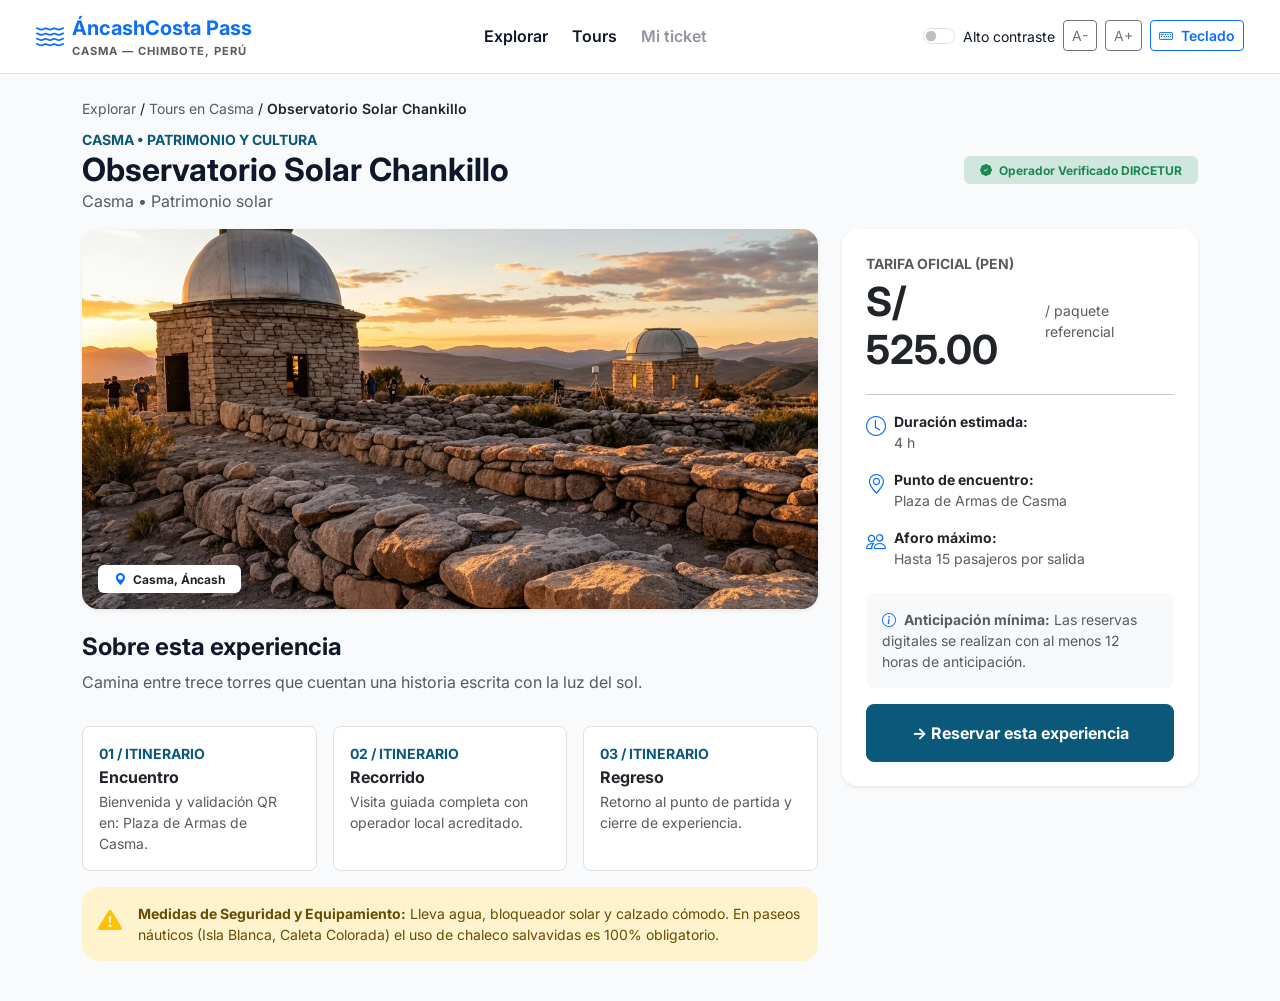
<file: detalle-tour.html>
<!DOCTYPE html>
<html lang="es">
<head>
  <meta charset="UTF-8">
  <meta name="viewport" content="width=device-width, initial-scale=1.0">
  <title>Detalle de Experiencia | ÁncashCosta Pass</title>
  <link href="https://cdn.jsdelivr.net/npm/bootstrap@5.3.3/dist/css/bootstrap.min.css" rel="stylesheet">
  <link href="https://cdn.jsdelivr.net/npm/bootstrap-icons@1.11.3/font/bootstrap-icons.min.css" rel="stylesheet">
  <link href="https://fonts.googleapis.com/css2?family=Inter:wght@400;500;600;700&display=swap" rel="stylesheet">
  <link rel="stylesheet" href="css/accessibility.css">
  <link rel="stylesheet" href="css/styles.css">
</head>
<body>
  <!-- Barra Superior del Turista -->
  <header class="navbar navbar-expand-lg bg-white border-bottom sticky-top px-4 py-2">
    <div class="container-fluid">
      <a class="navbar-brand fw-bold text-primary d-flex align-items-center gap-2" href="index.html">
        <i class="bi bi-water fs-3"></i>
        <div>
          ÁncashCosta Pass
          <small class="d-block text-muted" style="font-size: 0.7rem; letter-spacing: 1px;">CASMA — CHIMBOTE, PERÚ</small>
        </div>
      </a>

      <!-- 3 opciones para el Turista -->
      <nav aria-label="Navegación del turista" class="d-flex gap-4 my-2 my-lg-0">
        <a href="index.html" class="nav-link fw-semibold">Explorar</a>
        <a href="tours.html" class="nav-link fw-semibold">Tours</a>
        <a href="ticket.html" id="navMiTicket" class="nav-link fw-semibold">Mi ticket</a>
      </nav>

      <div class="d-flex align-items-center gap-3">
        <!-- Controles de Accesibilidad -->
        <div class="d-flex align-items-center gap-2" role="region" aria-label="Herramientas de accesibilidad">
          <div class="form-check form-switch mb-0">
            <input class="form-check-input" type="checkbox" id="contrastToggle">
            <label class="form-check-label small" for="contrastToggle">Alto contraste</label>
          </div>
          <button id="fontDecrease" class="btn btn-outline-secondary btn-sm">A-</button>
          <button id="fontIncrease" class="btn btn-outline-secondary btn-sm">A+</button>
        </div>
        <!-- Acceso para operadores
        <a href="login-operador.html" class="btn btn-outline-primary btn-sm border-start ps-3">
          <i class="bi bi-briefcase me-1"></i> Zona de operadores
        </a>
        -->
      </div>
    </div>
  </header>

  <main class="container py-4">
    <!-- Breadcrumb dinámico -->
    <nav aria-label="Ruta de navegación" class="small mb-2">
      <a href="index.html" class="text-decoration-none text-muted">Explorar</a> /
      <a href="tours.html" class="text-decoration-none text-muted" id="breadcrumbDestino">Tours</a> /
      <span class="fw-semibold text-dark" id="breadcrumbTitulo">Cargando...</span>
    </nav>

    <div class="d-flex flex-wrap justify-content-between align-items-center mb-3">
      <div>
        <span class="text-uppercase small fw-bold text-brand" id="detalleCategoria">--</span>
        <h1 class="h2 fw-bold mb-0" id="detalleTitulo">Cargando experiencia...</h1>
        <p class="text-muted mb-0" id="detalleSubtitulo">--</p>
      </div>
      <span class="badge bg-success-subtle text-success px-3 py-2">
        <i class="bi bi-patch-check-fill me-1"></i> Operador Verificado DIRCETUR
      </span>
    </div>

    <div class="row g-4">
      <!-- Columna Izquierda: Foto + Itinerario + Seguridad -->
      <div class="col-lg-8">
        <div class="position-relative rounded-4 overflow-hidden shadow-sm mb-4">
          <img id="detalleImagen" src="" class="w-100" style="max-height: 380px; object-fit: cover;" alt="Imagen del atractivo turístico">
          <span class="badge bg-white text-dark position-absolute bottom-0 start-0 m-3 px-3 py-2 shadow-sm">
            <i class="bi bi-geo-alt-fill text-primary me-1"></i> <span id="detalleUbicacion">Áncash, Perú</span>
          </span>
        </div>

        <h2 class="h4 fw-bold">Sobre esta experiencia</h2>
        <p class="text-muted" id="detalleDescripcion">Cargando descripción...</p>

        <!-- Itinerario en 3 pasos -->
        <div class="row g-3 my-3">
          <div class="col-md-4">
            <div class="card p-3 border rounded-3 h-100 bg-white">
              <span class="small fw-bold text-brand">01 / ITINERARIO</span>
              <h3 class="h6 fw-bold mt-1 mb-1">Encuentro</h3>
              <p class="small text-muted mb-0" id="detalleItinerarioEncuentro">Bienvenida y validación de Ticket QR en el punto de encuentro.</p>
            </div>
          </div>
          <div class="col-md-4">
            <div class="card p-3 border rounded-3 h-100 bg-white">
              <span class="small fw-bold text-brand">02 / ITINERARIO</span>
              <h3 class="h6 fw-bold mt-1 mb-1">Recorrido</h3>
              <p class="small text-muted mb-0">Visita guiada completa con operador local acreditado.</p>
            </div>
          </div>
          <div class="col-md-4">
            <div class="card p-3 border rounded-3 h-100 bg-white">
              <span class="small fw-bold text-brand">03 / ITINERARIO</span>
              <h3 class="h6 fw-bold mt-1 mb-1">Regreso</h3>
              <p class="small text-muted mb-0">Retorno al punto de partida y cierre de experiencia.</p>
            </div>
          </div>
        </div>

        <!-- Aviso de Seguridad Obligatorio -->
        <div class="alert alert-warning border-0 rounded-4 d-flex gap-3 align-items-start mt-3">
          <i class="bi bi-exclamation-triangle-fill fs-4 text-warning"></i>
          <div class="small">
            <strong>Medidas de Seguridad y Equipamiento:</strong>
            Lleva agua, bloqueador solar y calzado cómodo. En paseos náuticos (Isla Blanca, Caleta Colorada) el uso de chaleco salvavidas es 100% obligatorio.
          </div>
        </div>
      </div>

      <!-- Columna Derecha: Tarjeta de Reserva Rápida -->
      <div class="col-lg-4">
        <div class="card border-0 shadow-sm rounded-4 p-4 sticky-top" style="top: 85px;">
          <span class="small text-uppercase fw-bold text-muted">Tarifa Oficial (PEN)</span>
          <div class="d-flex align-items-baseline gap-2 my-1">
            <span class="display-6 fw-bold text-dark" id="detallePrecio">S/ 0.00</span>
            <span class="text-muted small">/ paquete referencial</span>
          </div>

          <hr>

          <ul class="list-unstyled d-flex flex-column gap-3 small mb-4">
            <li class="d-flex gap-2">
              <i class="bi bi-clock text-primary fs-5"></i>
              <div><strong>Duración estimada:</strong><span class="d-block text-muted" id="detalleDuracion">--</span></div>
            </li>
            <li class="d-flex gap-2">
              <i class="bi bi-geo-alt text-primary fs-5"></i>
              <div><strong>Punto de encuentro:</strong><span class="d-block text-muted" id="detalleEncuentro">--</span></div>
            </li>
            <li class="d-flex gap-2">
              <i class="bi bi-people text-primary fs-5"></i>
              <div><strong>Aforo máximo:</strong><span class="d-block text-muted" id="detalleAforo">--</span></div>
            </li>
          </ul>

          <div class="bg-light p-3 rounded-3 small text-muted mb-3">
            <i class="bi bi-info-circle text-primary me-1"></i>
            <strong>Anticipación mínima:</strong> Las reservas digitales se realizan con al menos 12 horas de anticipación.
          </div>

          <a href="reserva.html" id="btnIrAReserva" class="btn btn-brand w-100 py-3 fw-bold rounded-3">
            → Reservar esta experiencia
          </a>
        </div>
      </div>
    </div>
  </main>

  <script src="js/accessibility.js"></script>
  <script src="js/db.js"></script>
  <script>
    document.addEventListener('DOMContentLoaded', async () => {
      await inicializarBaseDatos();
      const params = new URLSearchParams(window.location.search);
      const idTour = params.get('id') || 'TOUR-01';
      const tour = obtenerTourPorId(idTour);

      if (tour) {
        // Registra +1 vista en Web Analytics cada vez que un turista abre este tour
        registrarVisitaTour(tour.id);

        document.getElementById('breadcrumbDestino').textContent = `Tours en ${tour.destino}`;
        document.getElementById('breadcrumbTitulo').textContent = tour.titulo;
        document.getElementById('detalleCategoria').textContent = `${tour.destino} • ${tour.categoria}`;
        document.getElementById('detalleTitulo').textContent = tour.titulo;
        document.getElementById('detalleSubtitulo').textContent = tour.subtitulo;
        document.getElementById('detalleUbicacion').textContent = `${tour.destino}, Áncash`;
        document.getElementById('detalleDescripcion').textContent = tour.descripcion;
        document.getElementById('detalleItinerarioEncuentro').textContent = `Bienvenida y validación QR en: ${tour.puntoEncuentro}.`;
        document.getElementById('detallePrecio').textContent = `S/ ${tour.precio}.00`;
        document.getElementById('detalleDuracion').textContent = tour.duracion;
        document.getElementById('detalleEncuentro').textContent = tour.puntoEncuentro;
        document.getElementById('detalleAforo').textContent = `Hasta ${tour.aforo} pasajeros por salida`;

        const img = document.getElementById('detalleImagen');
        img.src = tour.imagen;
        img.alt = tour.titulo;

        // Pasa el ID del tour seleccionado hacia reserva.html
        document.getElementById('btnIrAReserva').href = `reserva.html?id=${tour.id}`;
      }
    });
  </script>
  <script>
    // Cálculo dinámico en tiempo real (HU #3) y guardado en localStorage para el Ticket
    const selectPasajeros = document.getElementById('numPasajeros');
    const resumenPasajeros = document.getElementById('resumenPasajeros');
    const resumenTotal = document.getElementById('resumenTotal');
    const precioUnitario = 35;

    selectPasajeros.addEventListener('change', () => {
      const n = parseInt(selectPasajeros.value);
      resumenPasajeros.textContent = `${n} ${n === 1 ? 'persona' : 'personas'}`;
      resumenTotal.textContent = `S/ ${(n * precioUnitario).toFixed(2)}`;
    });

    document.getElementById('formReserva').addEventListener('submit', (e) => {
      e.preventDefault();
      const datos = {
        titular: document.getElementById('titularNombre').value,
        fecha: document.getElementById('fechaVisita').value,
        pasajeros: selectPasajeros.value,
        total: (parseInt(selectPasajeros.value) * precioUnitario).toFixed(2)
      };
      localStorage.setItem('ultimaReserva', JSON.stringify(datos));
      window.location.href = 'ticket.html';
    });
  </script>
</body>
</html>
</file>
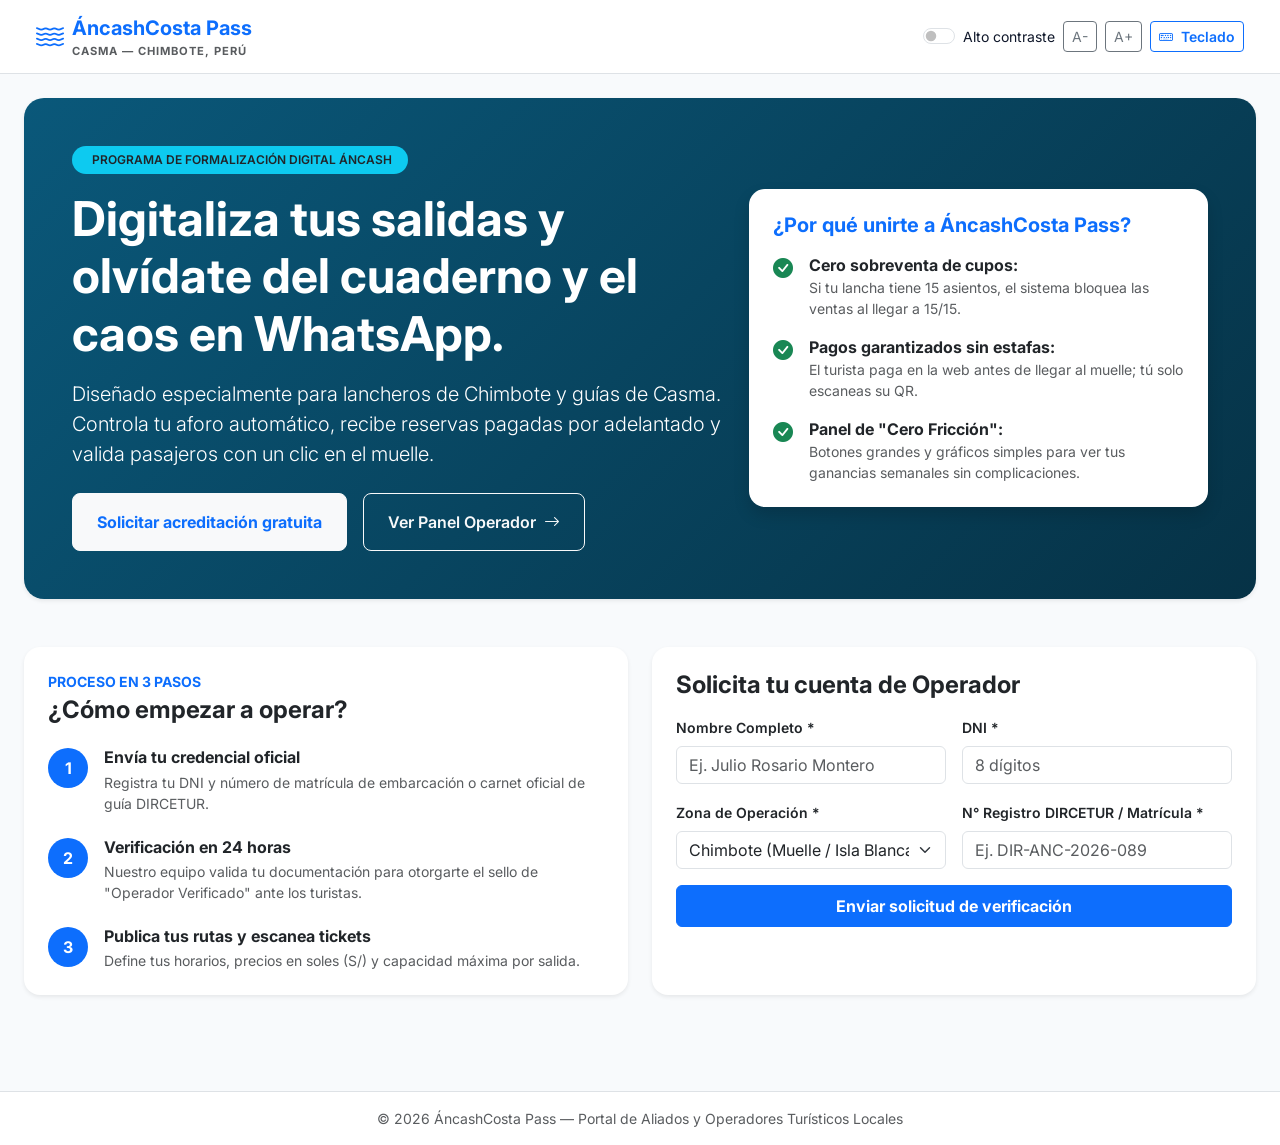
<file: landing-operadores.html>
<!DOCTYPE html>
<html lang="es">
<head>
  <meta charset="UTF-8">
  <meta name="viewport" content="width=device-width, initial-scale=1.0">
  <title>Únete como Operador | ÁncashCosta Pass</title>
  <link href="https://cdn.jsdelivr.net/npm/bootstrap@5.3.3/dist/css/bootstrap.min.css" rel="stylesheet">
  <link href="https://cdn.jsdelivr.net/npm/bootstrap-icons@1.11.3/font/bootstrap-icons.min.css" rel="stylesheet">
  <link href="https://fonts.googleapis.com/css2?family=Inter:wght@400;500;600;700&display=swap" rel="stylesheet">
  <link rel="stylesheet" href="css/accessibility.css">
  <style>
    .operator-hero {
      background: linear-gradient(135deg, #0a587a 0%, #063246 100%);
      border-radius: 1.25rem;
    }
  </style>
</head>
<body>
  <!-- Barra Superior Unificada -->
  <header class="navbar navbar-expand-lg bg-white border-bottom sticky-top px-4 py-2">
    <div class="container-fluid">
      <a class="navbar-brand fw-bold text-primary d-flex align-items-center gap-2" href="landing-operadores.html">
        <i class="bi bi-water fs-3"></i>
        <div>
          ÁncashCosta Pass
          <small class="d-block text-muted" style="font-size: 0.7rem; letter-spacing: 1px;">CASMA — CHIMBOTE, PERÚ</small>
        </div>
      </a>

      <!-- Herramientas de Accesibilidad -->
      <div class="d-flex align-items-center gap-2" role="region" aria-label="Controles de accesibilidad visual">
        <div class="form-check form-switch mb-0">
          <input class="form-check-input" type="checkbox" id="contrastToggle">
          <label class="form-check-label small" for="contrastToggle">Alto contraste</label>
        </div>
        <button id="fontDecrease" class="btn btn-outline-secondary btn-sm" aria-label="Reducir tamaño de texto">A-</button>
        <button id="fontIncrease" class="btn btn-outline-secondary btn-sm" aria-label="Aumentar tamaño de texto">A+</button>
      </div>
    </div>
  </header>

  <main class="container-fluid px-4 py-4">
    <!-- Hero B2B para Lancheros y Guías Locales -->
    <section class="operator-hero text-white p-4 p-md-5 mb-5 shadow-sm">
      <div class="row align-items-center g-4">
        <div class="col-lg-7">
          <span class="badge bg-info text-dark fw-semibold px-3 py-2 rounded-pill mb-3">
            <i class="bi bi-anchor me-1"></i> PROGRAMA DE FORMALIZACIÓN DIGITAL ÁNCASH
          </span>
          <h1 class="display-5 fw-bold mb-3">Digitaliza tus salidas y olvídate del cuaderno y el caos en WhatsApp.</h1>
          <p class="lead opacity-90 mb-4">
            Diseñado especialmente para lancheros de Chimbote y guías de Casma. Controla tu aforo automático, recibe reservas pagadas por adelantado y valida pasajeros con un clic en el muelle.
          </p>
          <div class="d-flex flex-wrap gap-3">
            <a href="#registro-operador" class="btn btn-light text-primary fw-bold px-4 py-3 rounded-3">
              Solicitar acreditación gratuita
            </a>
            <a href="dashboard-operador.html" class="btn btn-outline-light fw-semibold px-4 py-3 rounded-3">
              Ver Panel Operador <i class="bi bi-arrow-right ms-1"></i>
            </a>
          </div>
        </div>
        <div class="col-lg-5">
          <div class="bg-white text-dark p-4 rounded-4 shadow">
            <h2 class="h5 fw-bold mb-3 text-primary">¿Por qué unirte a ÁncashCosta Pass?</h2>
            <ul class="list-unstyled mb-0 d-flex flex-column gap-3">
              <li class="d-flex gap-3">
                <i class="bi bi-check-circle-fill text-success fs-5"></i>
                <div>
                  <strong>Cero sobreventa de cupos:</strong>
                  <span class="d-block small text-muted">Si tu lancha tiene 15 asientos, el sistema bloquea las ventas al llegar a 15/15.</span>
                </div>
              </li>
              <li class="d-flex gap-3">
                <i class="bi bi-check-circle-fill text-success fs-5"></i>
                <div>
                  <strong>Pagos garantizados sin estafas:</strong>
                  <span class="d-block small text-muted">El turista paga en la web antes de llegar al muelle; tú solo escaneas su QR.</span>
                </div>
              </li>
              <li class="d-flex gap-3">
                <i class="bi bi-check-circle-fill text-success fs-5"></i>
                <div>
                  <strong>Panel de "Cero Fricción":</strong>
                  <span class="d-block small text-muted">Botones grandes y gráficos simples para ver tus ganancias semanales sin complicaciones.</span>
                </div>
              </li>
            </ul>
          </div>
        </div>
      </div>
    </section>

    <!-- Pasos de Afiliación + Formulario de Registro -->
    <section id="registro-operador" class="row g-4 align-items-stretch mb-4">
      <div class="col-lg-6">
        <div class="card border-0 shadow-sm rounded-4 p-4 h-100">
          <span class="text-uppercase small fw-bold text-primary">Proceso en 3 pasos</span>
          <h2 class="h4 fw-bold mt-1 mb-4">¿Cómo empezar a operar?</h2>

          <div class="d-flex gap-3 mb-4">
            <div class="bg-primary text-white rounded-circle d-flex align-items-center justify-content-center fw-bold flex-shrink-0" style="width: 40px; height: 40px;">1</div>
            <div>
              <h3 class="h6 fw-bold mb-1">Envía tu credencial oficial</h3>
              <p class="small text-muted mb-0">Registra tu DNI y número de matrícula de embarcación o carnet oficial de guía DIRCETUR.</p>
            </div>
          </div>

          <div class="d-flex gap-3 mb-4">
            <div class="bg-primary text-white rounded-circle d-flex align-items-center justify-content-center fw-bold flex-shrink-0" style="width: 40px; height: 40px;">2</div>
            <div>
              <h3 class="h6 fw-bold mb-1">Verificación en 24 horas</h3>
              <p class="small text-muted mb-0">Nuestro equipo valida tu documentación para otorgarte el sello de "Operador Verificado" ante los turistas.</p>
            </div>
          </div>

          <div class="d-flex gap-3">
            <div class="bg-primary text-white rounded-circle d-flex align-items-center justify-content-center fw-bold flex-shrink-0" style="width: 40px; height: 40px;">3</div>
            <div>
              <h3 class="h6 fw-bold mb-1">Publica tus rutas y escanea tickets</h3>
              <p class="small text-muted mb-0">Define tus horarios, precios en soles (S/) y capacidad máxima por salida.</p>
            </div>
          </div>
        </div>
      </div>

      <!-- Formulario Rápido de Solicitud -->
      <div class="col-lg-6">
        <div class="card border-0 shadow-sm rounded-4 p-4 h-100">
          <h2 class="h4 fw-bold mb-3">Solicita tu cuenta de Operador</h2>
          <form onsubmit="event.preventDefault(); alert('Solicitud enviada. Un administrador validará tu matrícula DIRCETUR.');">
            <div class="row g-3">
              <div class="col-md-6">
                <label for="opNombre" class="form-label small fw-semibold">Nombre Completo *</label>
                <input type="text" id="opNombre" class="form-control" placeholder="Ej. Julio Rosario Montero" required>
              </div>
              <div class="col-md-6">
                <label for="opDni" class="form-label small fw-semibold">DNI *</label>
                <input type="text" id="opDni" class="form-control" placeholder="8 dígitos" maxlength="8" required>
              </div>
              <div class="col-md-6">
                <label for="opZona" class="form-label small fw-semibold">Zona de Operación *</label>
                <select id="opZona" class="form-select" required>
                  <option value="chimbote">Chimbote (Muelle / Isla Blanca)</option>
                  <option value="casma">Casma (Chankillo / Sechín / Tortugas)</option>
                </select>
              </div>
              <div class="col-md-6">
                <label for="opCredencial" class="form-label small fw-semibold">N° Registro DIRCETUR / Matrícula *</label>
                <input type="text" id="opCredencial" class="form-control" placeholder="Ej. DIR-ANC-2026-089" required>
              </div>
              <div class="col-12 d-grid mt-3">
                <button type="submit" class="btn btn-primary py-2 fw-bold">
                  Enviar solicitud de verificación
                </button>
              </div>
            </div>
          </form>
        </div>
      </div>
    </section>
  </main>

  <footer class="border-top bg-white text-center py-3 mt-5 small text-muted">
    © 2026 ÁncashCosta Pass — Portal de Aliados y Operadores Turísticos Locales
  </footer>

  <script src="js/accessibility.js"></script>
</body>
</html>
</file>
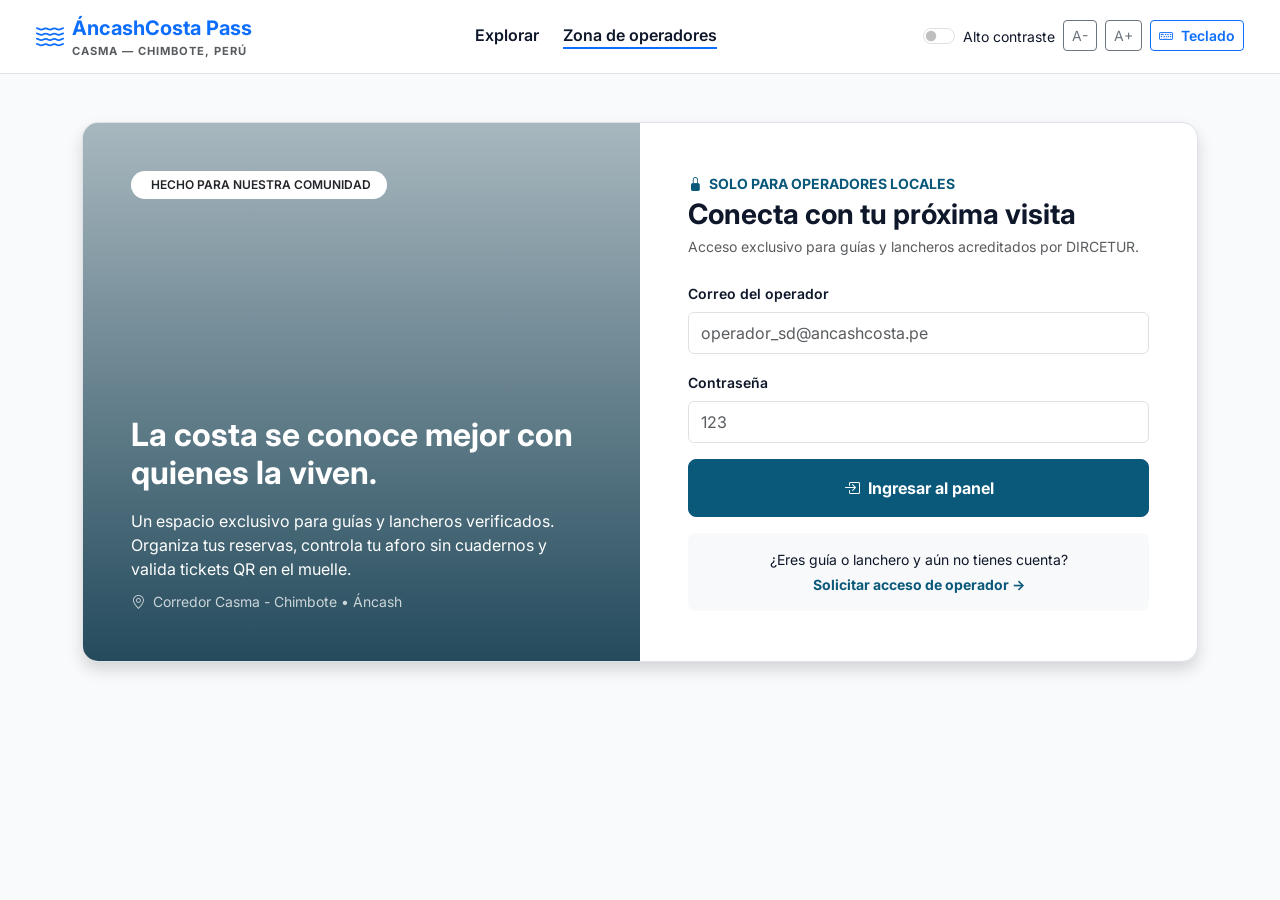
<file: login-operador.html>
<!DOCTYPE html>
<html lang="es">
<head>
  <meta charset="UTF-8">
  <meta name="viewport" content="width=device-width, initial-scale=1.0">
  <title>Zona de Operadores | ÁncashCosta Pass</title>
  <link href="https://cdn.jsdelivr.net/npm/bootstrap@5.3.3/dist/css/bootstrap.min.css" rel="stylesheet">
  <link href="https://cdn.jsdelivr.net/npm/bootstrap-icons@1.11.3/font/bootstrap-icons.min.css" rel="stylesheet">
  <link href="https://fonts.googleapis.com/css2?family=Inter:wght@400;500;600;700&display=swap" rel="stylesheet">
  <link rel="stylesheet" href="css/accessibility.css">
  <link rel="stylesheet" href="css/styles.css">
</head>
<body>
  <!-- Cabecera -->
  <header class="navbar navbar-expand-lg bg-white border-bottom sticky-top px-4 py-2">
    <div class="container-fluid">
      <a class="navbar-brand fw-bold text-primary d-flex align-items-center gap-2" href="landing-operadores.html">
        <i class="bi bi-water fs-3"></i>
        <div>
          ÁncashCosta Pass
          <small class="d-block text-muted" style="font-size: 0.7rem; letter-spacing: 1px;">CASMA — CHIMBOTE, PERÚ</small>
        </div>
      </a>
      <nav aria-label="Navegación principal" class="d-flex gap-4">
        <a href="index.html" class="nav-link fw-semibold">Explorar</a>
        <a href="login-operador.html" class="nav-link active fw-semibold border-bottom border-2 border-primary">Zona de operadores</a>
      </nav>
      <div class="d-flex align-items-center gap-2">
        <div class="form-check form-switch mb-0">
          <input class="form-check-input" type="checkbox" id="contrastToggle">
          <label class="form-check-label small" for="contrastToggle">Alto contraste</label>
        </div>
        <button id="fontDecrease" class="btn btn-outline-secondary btn-sm">A-</button>
        <button id="fontIncrease" class="btn btn-outline-secondary btn-sm">A+</button>
      </div>
    </div>
  </header>

  <main class="container py-5">
    <div class="row g-0 rounded-4 overflow-hidden shadow bg-white border" style="min-height: 540px;">
      <!-- Columna Izquierda: Fotografía Local -->
      <div class="col-lg-6 d-none d-lg-flex flex-column justify-content-between p-5 text-white"
           style="background: linear-gradient(rgba(6, 50, 70, 0.35), rgba(6, 50, 70, 0.88)), url('https://images.unsplash.com/photo-1544551763-46a013bb70d5?auto=format&fit=crop&w=900&q=80') center/cover no-repeat;">
        <div>
          <span class="badge bg-white text-dark px-3 py-2 rounded-pill fw-semibold">
            <i class="bi bi-anchor me-1"></i> HECHO PARA NUESTRA COMUNIDAD
          </span>
        </div>
        <div>
          <h2 class="h2 fw-bold mb-3">La costa se conoce mejor con quienes la viven.</h2>
          <p class="opacity-90 mb-2">
            Un espacio exclusivo para guías y lancheros verificados. Organiza tus reservas, controla tu aforo sin cuadernos y valida tickets QR en el muelle.
          </p>
          <span class="small opacity-75"><i class="bi bi-geo-alt me-1"></i> Corredor Casma - Chimbote • Áncash</span>
        </div>
      </div>

      <!-- Columna Derecha: Formulario Login -->
      <div class="col-lg-6 p-4 p-md-5 d-flex flex-column justify-content-center">
        <span class="small fw-bold text-brand text-uppercase mb-1">
          <i class="bi bi-lock-fill me-1"></i> Solo para operadores locales
        </span>
        <h1 class="h3 fw-bold mb-1">Conecta con tu próxima visita</h1>
        <p class="text-muted small mb-4">Acceso exclusivo para guías y lancheros acreditados por DIRCETUR.</p>

        <div id="alertaLoginOp" class="alert alert-danger d-none small"></div>

        <form id="formLoginOperador">
          <div class="mb-3">
            <label for="correoOp" class="form-label small fw-semibold">Correo del operador</label>
            <input type="email" id="correoOp" class="form-control py-2" placeholder="operador_sd@ancashcosta.pe" required>
          </div>

          <div class="mb-3">
            <label for="passOp" class="form-label small fw-semibold">Contraseña</label>
            <input type="password" id="passOp" class="form-control py-2" placeholder="123" required>
          </div>

          <button type="submit" class="btn btn-brand w-100 py-3 fw-bold rounded-3 mb-3">
            <i class="bi bi-box-arrow-in-right me-1"></i> Ingresar al panel
          </button>

          <div class="bg-light p-3 rounded-3 small text-center">
            ¿Eres guía o lanchero y aún no tienes cuenta?
            <a href="landing-operadores.html" class="fw-bold text-brand text-decoration-none d-block mt-1">
              Solicitar acceso de operador →
            </a>
          </div>
        </form>
      </div>
    </div>
  </main>

  <script src="js/accessibility.js"></script>
  <script src="js/db.js"></script>
  <script>
    document.getElementById('formLoginOperador').addEventListener('submit', async function(e) {
      e.preventDefault();
      const correo = document.getElementById('correoOp').value;
      const password = document.getElementById('passOp').value;

      const resultado = await iniciarSesionOperador(correo, password);
      if (resultado.ok) {
        window.location.href = 'dashboard-operador.html';
      } else {
        const alerta = document.getElementById('alertaLoginOp');
        alerta.textContent = resultado.mensaje;
        alerta.classList.remove('d-none');
      }
    });
  </script>
</body>
</html>
</file>
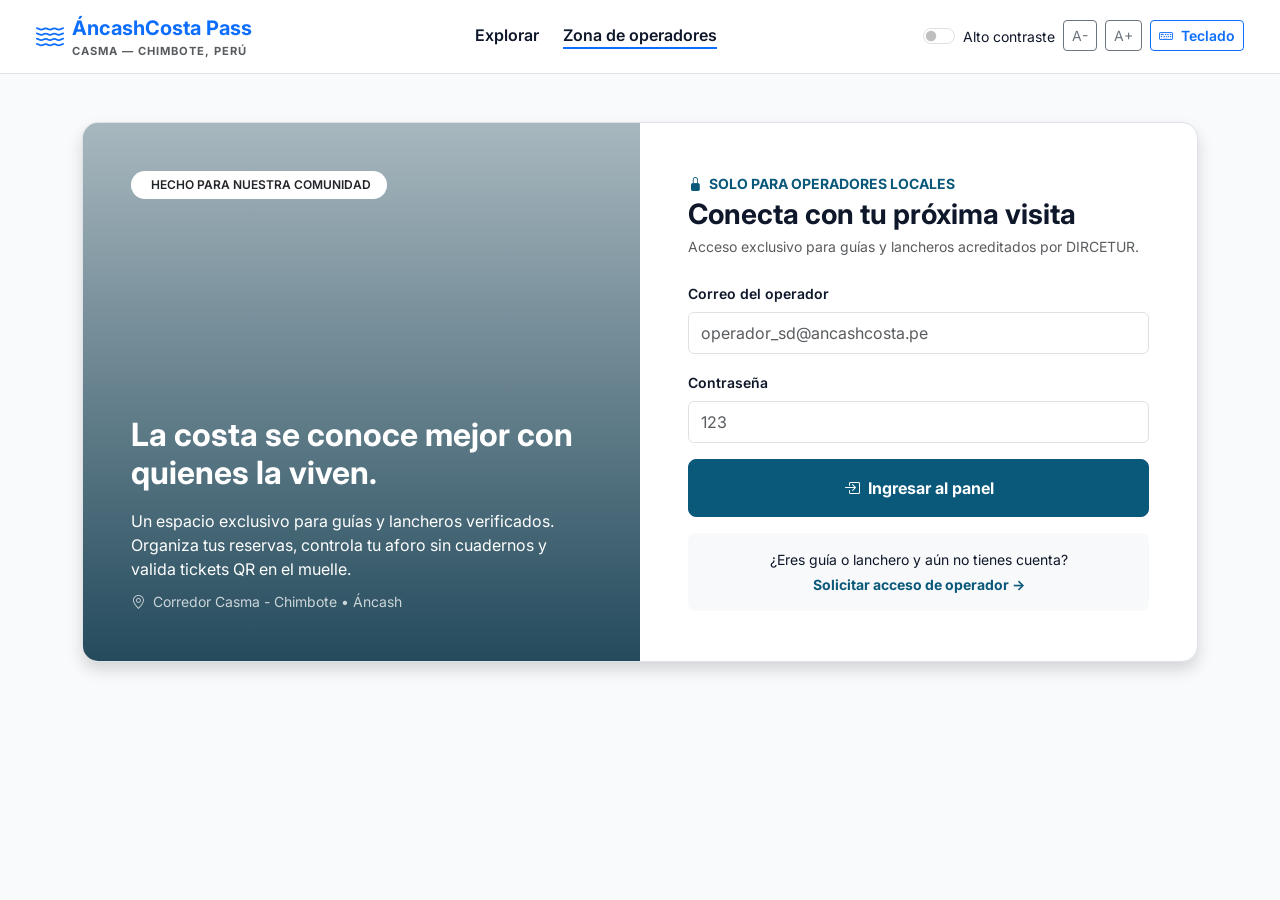
<file: pasajeros-operador.html>
<!DOCTYPE html>
<html lang="es">
<head>
  <meta charset="UTF-8">
  <meta name="viewport" content="width=device-width, initial-scale=1.0">
  <title>Pasajeros | Zona de Operadores</title>
  <link href="https://cdn.jsdelivr.net/npm/bootstrap@5.3.3/dist/css/bootstrap.min.css" rel="stylesheet">
  <link href="https://cdn.jsdelivr.net/npm/bootstrap-icons@1.11.3/font/bootstrap-icons.min.css" rel="stylesheet">
  <link href="https://fonts.googleapis.com/css2?family=Inter:wght@400;500;600;700&display=swap" rel="stylesheet">
  <link rel="stylesheet" href="css/accessibility.css">
  <link rel="stylesheet" href="css/styles.css">
</head>
<body>
  <script src="js/db.js"></script>
  <script>protegerRutaOperador();</script>

  <!-- Cabecera Exclusiva del Operador -->
  <header class="navbar bg-white border-bottom sticky-top px-4 py-2">
    <div class="container-fluid">
      <a class="navbar-brand fw-bold text-primary d-flex align-items-center gap-2" href="dashboard-operador.html">
        <i class="bi bi-water fs-3"></i>
        <div>
          ÁncashCosta Pass
          <small class="d-block text-muted" style="font-size: 0.7rem; letter-spacing: 1px;">ZONA DE OPERADORES</small>
        </div>
      </a>
      <div class="d-flex flex-wrap align-items-center gap-3">
        <div class="form-check form-switch mb-0">
          <input class="form-check-input" type="checkbox" id="contrastToggle">
          <label class="form-check-label small" for="contrastToggle">Alto contraste</label>
        </div>
        <button id="fontDecrease" class="btn btn-outline-secondary btn-sm">A-</button>
        <button id="fontIncrease" class="btn btn-outline-secondary btn-sm">A+</button>
        <span class="badge bg-light text-dark border px-3 py-2" id="badgeOperadorNombre">
          <i class="bi bi-person-circle me-1"></i> Operador
        </span>
      </div>
    </div>
  </header>

  <div class="container-fluid">
    <div class="row min-vh-100">
      <!-- Barra Lateral -->
      <aside class="col-md-3 col-lg-2 bg-white border-end p-3 d-flex flex-column justify-content-between">
        <div>
          <span class="small text-uppercase text-muted fw-bold px-2">Espacio Local</span>
          <h2 class="h6 fw-bold px-2 mb-3">Mi operación</h2>
          <nav class="nav flex-column gap-1">
            <a href="dashboard-operador.html" class="nav-link text-dark rounded-3">
              <i class="bi bi-grid me-2"></i> Panel general
            </a>
            <a href="pasajeros-operador.html" class="nav-link active bg-primary-subtle text-primary fw-semibold rounded-3">
              <i class="bi bi-people me-2"></i> Pasajeros
            </a>
          </nav>
        </div>
        <div class="pt-3 border-top">
          <button onclick="cerrarSesionOperador()" class="btn btn-outline-danger btn-sm w-100 fw-semibold">
            <i class="bi bi-box-arrow-left me-1"></i> Cerrar sesión
          </button>
        </div>
      </aside>

      <!-- Contenido Principal -->
      <main class="col-md-9 col-lg-10 p-4">
        <div class="d-flex flex-wrap justify-content-between align-items-center mb-4 gap-2">
          <div>
            <span class="text-uppercase small fw-bold text-brand">Operación Local / Pasajeros</span>
            <h1 class="h3 fw-bold mb-1">Cada visita empieza con un nombre</h1>
            <p class="text-muted small mb-0" id="subtituloOperadorTours">Mostrando reservas asignadas a tus rutas.</p>
          </div>
          
        </div>

        <!-- Barra de Búsqueda y Filtros (Nombre, Tour y Fecha) -->
        <div class="card border-0 shadow-sm rounded-4 p-3 mb-3 bg-white">
          <div class="row g-2 align-items-end">
            <div class="col-md-4">
              <label for="filtroNombrePasajero" class="form-label small fw-semibold mb-1">Buscar pasajero o código</label>
              <div class="input-group input-group-sm">
                <span class="input-group-text bg-white"><i class="bi bi-search"></i></span>
                <input type="text" id="filtroNombrePasajero" class="form-control" placeholder="Ej. Nicolás Poma o ACP-101...">
              </div>
            </div>

            <div class="col-md-4">
              <label for="filtroTourPasajero" class="form-label small fw-semibold mb-1">Filtrar por experiencia</label>
              <select id="filtroTourPasajero" class="form-select form-select-sm">
                <option value="TODOS">Todas mis experiencias</option>
              </select>
            </div>

            <div class="col-md-3">
              <label for="filtroFechaPasajero" class="form-label small fw-semibold mb-1">Fecha de visita</label>
              <input type="date" id="filtroFechaPasajero" class="form-control form-control-sm">
            </div>

            <div class="col-md-1 d-grid">
              <button type="button" id="btnLimpiarFiltros" class="btn btn-outline-secondary btn-sm" title="Limpiar filtros">
                <i class="bi ">Limpiar</i>
              </button>
            </div>
          </div>
        </div>

        <!-- Tabla de Pasajeros -->
        <div class="card border-0 shadow-sm rounded-4 p-4">
          <div class="d-flex justify-content-between align-items-center mb-3">
            <span class="small text-muted" id="contadorResultadosPasajeros">Mostrando 0 reservas</span>
          </div>

          <div class="table-responsive">
            <table class="table align-middle mb-0">
              <thead>
                <tr>
                  <th>Código</th>
                  <th>Titular</th>
                  <th>Experiencia</th>
                  <th>Fecha de visita</th>
                  <th>Pasajeros</th>
                  <th>Estado</th>
                  <th class="text-end">Acciones</th>
                </tr>
              </thead>
              <tbody id="tablaPasajerosBody"></tbody>
            </table>
          </div>
        </div>
      </main>
    </div>
  </div>

  <script src="js/accessibility.js"></script>
  <script>
    let todasMisReservas = [];

    // Normaliza fechas tipo "15/09/2026" y "2026-09-15" para comparar correctamente con el input date
    function normalizarFechaISO(fechaStr) {
      if (!fechaStr) return '';
      if (fechaStr.includes('/')) {
        const partes = fechaStr.split('/');
        if (partes.length === 3) return `${partes[2]}-${partes[1].padStart(2, '0')}-${partes[0].padStart(2, '0')}`;
      }
      return fechaStr;
    }

    function aplicarFiltrosPasajeros() {
      const texto = document.getElementById('filtroNombrePasajero').value.toLowerCase().trim();
      const tourIdFiltro = document.getElementById('filtroTourPasajero').value;
      const fechaFiltro = document.getElementById('filtroFechaPasajero').value;

      const filtradas = todasMisReservas.filter(r => {
        const coincideTexto = !texto ||
          (r.titular && r.titular.toLowerCase().includes(texto)) ||
          (r.id && r.id.toLowerCase().includes(texto));

        const coincideTour = (tourIdFiltro === 'TODOS') || (r.tourId === tourIdFiltro);

        const fechaReservaISO = normalizarFechaISO(r.fecha);
        const coincideFecha = !fechaFiltro || (fechaReservaISO === fechaFiltro);

        return coincideTexto && coincideTour && coincideFecha;
      });

      renderizarTablaPasajeros(filtradas);
    }

    function renderizarTablaPasajeros(lista) {
      const tbody = document.getElementById('tablaPasajerosBody');
      const contador = document.getElementById('contadorResultadosPasajeros');
      tbody.innerHTML = '';

      const totalPax = lista.reduce((acc, r) => acc + (parseInt(r.pasajeros) || 0), 0);
      contador.textContent = `Mostrando ${lista.length} ${lista.length === 1 ? 'reserva' : 'reservas'} (${totalPax} pasajeros en total)`;

      if (lista.length === 0) {
        tbody.innerHTML = '<tr><td colspan="7" class="text-center text-muted py-4">No se encontraron pasajeros con los filtros seleccionados.</td></tr>';
        return;
      }

      lista.forEach((r) => {
        const tr = document.createElement('tr');
        tr.innerHTML = `
          <td><span class="badge bg-light text-dark border">${r.id}</span></td>
          <td class="fw-semibold">${r.titular}</td>
          <td>${r.experiencia}</td>
          <td>${normalizarFechaISO(r.fecha)}</td>
          <td>${r.pasajeros}</td>
          <td><span class="badge bg-success-subtle text-success">${r.estado}</span></td>
          <td class="text-end">
            <button class="btn btn-sm btn-outline-danger" onclick="borrarReserva('${r.id}')">
              <i class="bi bi-trash"></i> Eliminar
            </button>
          </td>
        `;
        tbody.appendChild(tr);
      });
    }

    async function cargarPasajerosOperador() {
      await inicializarBaseDatos();
      const op = obtenerOperadorActivo();
      const misTours = obtenerToursDelOperadorActivo();

      if (op) {
        document.getElementById('badgeOperadorNombre').innerHTML = `<i class="bi bi-person-circle me-1"></i> ${op.nombre}`;
        document.getElementById('subtituloOperadorTours').textContent = `Rutas a tu cargo: ${misTours.map(t => t.titulo).join(' • ')}`;
      }

      // Llenar el selector desplegable con sus 3 tours
      const selectTour = document.getElementById('filtroTourPasajero');
      selectTour.innerHTML = '<option value="TODOS">Todas mis experiencias</option>';
      misTours.forEach(t => {
        const opt = document.createElement('option');
        opt.value = t.id;
        opt.textContent = `${t.titulo} (${t.destino})`;
        selectTour.appendChild(opt);
      });

      todasMisReservas = obtenerReservasDelOperadorActivo();
      aplicarFiltrosPasajeros();
    }

    function borrarReserva(idReserva) {
      if (confirm('¿Deseas anular esta reserva y liberar el cupo en tu ruta?')) {
        eliminarReservaPorId(idReserva);
        todasMisReservas = obtenerReservasDelOperadorActivo();
        aplicarFiltrosPasajeros();
      }
    }

    document.addEventListener('DOMContentLoaded', () => {
      cargarPasajerosOperador();

      document.getElementById('filtroNombrePasajero').addEventListener('input', aplicarFiltrosPasajeros);
      document.getElementById('filtroTourPasajero').addEventListener('change', aplicarFiltrosPasajeros);
      document.getElementById('filtroFechaPasajero').addEventListener('change', aplicarFiltrosPasajeros);
      document.getElementById('btnLimpiarFiltros').addEventListener('click', () => {
        document.getElementById('filtroNombrePasajero').value = '';
        document.getElementById('filtroTourPasajero').value = 'TODOS';
        document.getElementById('filtroFechaPasajero').value = '';
        aplicarFiltrosPasajeros();
      });
    });
  </script>
</body>
</html>
</file>
<file: css/accessibility.css>
:root {
  --bg-main: #f8fafc;
  --bg-card: #ffffff;
  --text-primary: #0f172a;
  --text-secondary: #475569;
  --brand-primary: #0a587a;
  --border-color: #e2e8f0;
}

body {
  background-color: var(--bg-main);
  color: var(--text-primary);
  font-family: 'Inter', system-ui, sans-serif;
  transition: background-color 0.2s, color 0.2s;
}

/* Modo Alto Contraste Estricto (WCAG 2.0) */
body.high-contrast {
  --bg-main: #000000;
  --bg-card: #0a0a0a;
  --text-primary: #ffff00;
  --text-secondary: #ffffff;
  --brand-primary: #00e5ff;
  --border-color: #ffff00;
}

body.high-contrast,
body.high-contrast main,
body.high-contrast section {
  background-color: #000000 !important;
  color: #ffff00 !important;
}

body.high-contrast .card,
body.high-contrast .navbar,
body.high-contrast aside,
body.high-contrast .bg-white,
body.high-contrast .bg-light,
body.high-contrast footer {
  background-color: #0a0a0a !important;
  color: #ffff00 !important;
  border: 1px solid #ffff00 !important;
}

/* Corrige textos grises y oscuros de Bootstrap que no se veían */
body.high-contrast .text-muted,
body.high-contrast .text-dark,
body.high-contrast .text-secondary,
body.high-contrast small,
body.high-contrast p,
body.high-contrast span,
body.high-contrast label {
  color: #ffffff !important;
}

body.high-contrast h1,
body.high-contrast h2,
body.high-contrast h3,
body.high-contrast h4,
body.high-contrast strong,
body.high-contrast .text-brand,
body.high-contrast .text-primary,
body.high-contrast .nav-link.active {
  color: #ffff00 !important;
}

body.high-contrast .nav-link {
  color: #ffffff !important;
}

body.high-contrast .form-control,
body.high-contrast .form-select {
  background-color: #000000 !important;
  color: #ffff00 !important;
  border: 1px solid #ffff00 !important;
}

body.high-contrast .table,
body.high-contrast .table th,
body.high-contrast .table td {
  background-color: #0a0a0a !important;
  color: #ffffff !important;
  border-color: #ffff00 !important;
}

body.high-contrast .btn-brand,
body.high-contrast .btn-primary {
  background-color: #ffff00 !important;
  color: #000000 !important;
  border: 2px solid #ffff00 !important;
  font-weight: 700 !important;
}

/* Pestaña "Mi ticket" deshabilitada hasta reservar */
.nav-link.disabled-ticket {
  opacity: 0.45;
  pointer-events: none;
  cursor: not-allowed;
}

:focus-visible {
  outline: 3px solid #f59e0b !important;
  outline-offset: 2px;
}

/* TECLADO VIRTUAL + FLECHAS DIRECCIONALES UNIFICADOS */
#virtualKeyboardContainer {
  position: fixed;
  bottom: 0;
  left: 0;
  width: 100%;
  background-color: #ffffff;
  border-top: 2px solid #cbd5e1;
  box-shadow: 0 -8px 25px rgba(0, 0, 0, 0.15);
  padding: 12px 16px;
  z-index: 1080;
  display: none;
}

#virtualKeyboardContainer.vk-visible {
  display: block;
}

.vk-header {
  display: flex;
  justify-content: space-between;
  align-items: center;
  max-width: 1060px;
  margin: 0 auto 10px auto;
  font-size: 0.85rem;
}

/* Contenedor flex: Teclas a la izquierda + Cruceta de flechas a la derecha */
.vk-body-layout {
  display: flex;
  justify-content: center;
  align-items: center;
  gap: 24px;
  max-width: 1060px;
  margin: 0 auto;
  flex-wrap: wrap;
}

.vk-grid {
  display: flex;
  flex-direction: column;
  gap: 6px;
}

.vk-row {
  display: flex;
  justify-content: center;
  gap: 5px;
}

.vk-key {
  min-width: 40px;
  height: 42px;
  padding: 0 10px;
  border: 1px solid #cbd5e1;
  border-radius: 8px;
  background-color: #f8fafc;
  color: #0f172a;
  font-weight: 600;
  font-size: 0.95rem;
  cursor: pointer;
  user-select: none;
  transition: background-color 0.15s, transform 0.05s;
}

.vk-key:hover {
  background-color: #e2e8f0;
}

.vk-key:active {
  transform: scale(0.96);
}

.vk-key-wide {
  min-width: 90px;
}

.vk-key-space {
  flex: 1;
  max-width: 340px;
}

/* Bloque derecho integrado: Cruceta de desplazamiento */
.vk-nav-section {
  border-left: 1px solid #e2e8f0;
  padding-left: 22px;
  display: flex;
  flex-direction: column;
  align-items: center;
}

.vk-nav-label {
  font-size: 0.72rem;
  font-weight: 700;
  text-transform: uppercase;
  color: #64748b;
  letter-spacing: 0.5px;
  margin-bottom: 6px;
}

.navpad-grid {
  display: grid;
  grid-template-columns: repeat(3, 44px);
  grid-template-rows: repeat(3, 44px);
  gap: 5px;
}

.navpad-btn {
  width: 44px;
  height: 44px;
  border: 1px solid #cbd5e1;
  border-radius: 10px;
  background-color: #f8fafc;
  color: #0f172a;
  font-size: 1.1rem;
  display: flex;
  align-items: center;
  justify-content: center;
  cursor: pointer;
  user-select: none;
  transition: background-color 0.15s, transform 0.05s;
}

.navpad-btn:hover {
  background-color: #e2e8f0;
}

.navpad-btn:active {
  transform: scale(0.94);
}

.navpad-center {
  background-color: #e0f2fe;
  color: #0369a1;
  font-size: 0.68rem;
  font-weight: 700;
}

/* Compatibilidad con Modo Alto Contraste */
body.high-contrast #virtualKeyboardContainer {
  background-color: #0a0a0a !important;
  border-top: 2px solid #ffff00 !important;
  color: #ffff00 !important;
}

body.high-contrast .vk-nav-section {
  border-left-color: #ffff00 !important;
}

body.high-contrast .vk-nav-label {
  color: #ffff00 !important;
}

body.high-contrast .vk-key,
body.high-contrast .navpad-btn {
  background-color: #000000 !important;
  color: #ffff00 !important;
  border: 1px solid #ffff00 !important;
}

body.high-contrast .vk-key:hover,
body.high-contrast .navpad-btn:hover {
  background-color: #ffff00 !important;
  color: #000000 !important;
}

/*CORRECCIÓN GLOBAL DE ALTO CONTRASTE (FONDOS Y TEXTOS)*/
body.high-contrast,
body.high-contrast main,
body.high-contrast aside,
body.high-contrast header,
body.high-contrast footer,
body.high-contrast .card,
body.high-contrast .bg-white,
body.high-contrast .bg-light,
body.high-contrast .bg-light-subtle,
body.high-contrast .table,
body.high-contrast .table th,
body.high-contrast .table td,
body.high-contrast .input-group-text,
body.high-contrast .form-control,
body.high-contrast .form-select {
  background-color: #000000 !important;
  color: #ffffff !important;
  border-color: #ffff00 !important;
}

/* Textos secundarios visibles sobre fondo negro */
body.high-contrast .text-muted,
body.high-contrast .text-dark,
body.high-contrast small,
body.high-contrast label,
body.high-contrast p,
body.high-contrast span {
  color: #ffffff !important;
}

/* Badges e indicadores dentro de cajas */
body.high-contrast .badge {
  background-color: #111111 !important;
  color: #ffff00 !important;
  border: 1px solid #ffff00 !important;
}
</file>
<file: css/styles.css>
.btn-brand {
  background-color: #0a587a;
  border-color: #0a587a;
  color: #ffffff;
}

.btn-brand:hover,
.btn-brand:focus {
  background-color: #08435d;
  border-color: #08435d;
  color: #ffffff;
}

.text-brand {
  color: #0a587a !important;
}

.step-badge {
  width: 28px;
  height: 28px;
  display: inline-flex;
  align-items: center;
  justify-content: center;
  border-radius: 50%;
  font-size: 0.85rem;
  font-weight: 700;
}

.tour-card img {
  height: 190px;
  object-fit: cover;
}

.btn-sm {
  margin-bottom: 2px;
}
</file>
